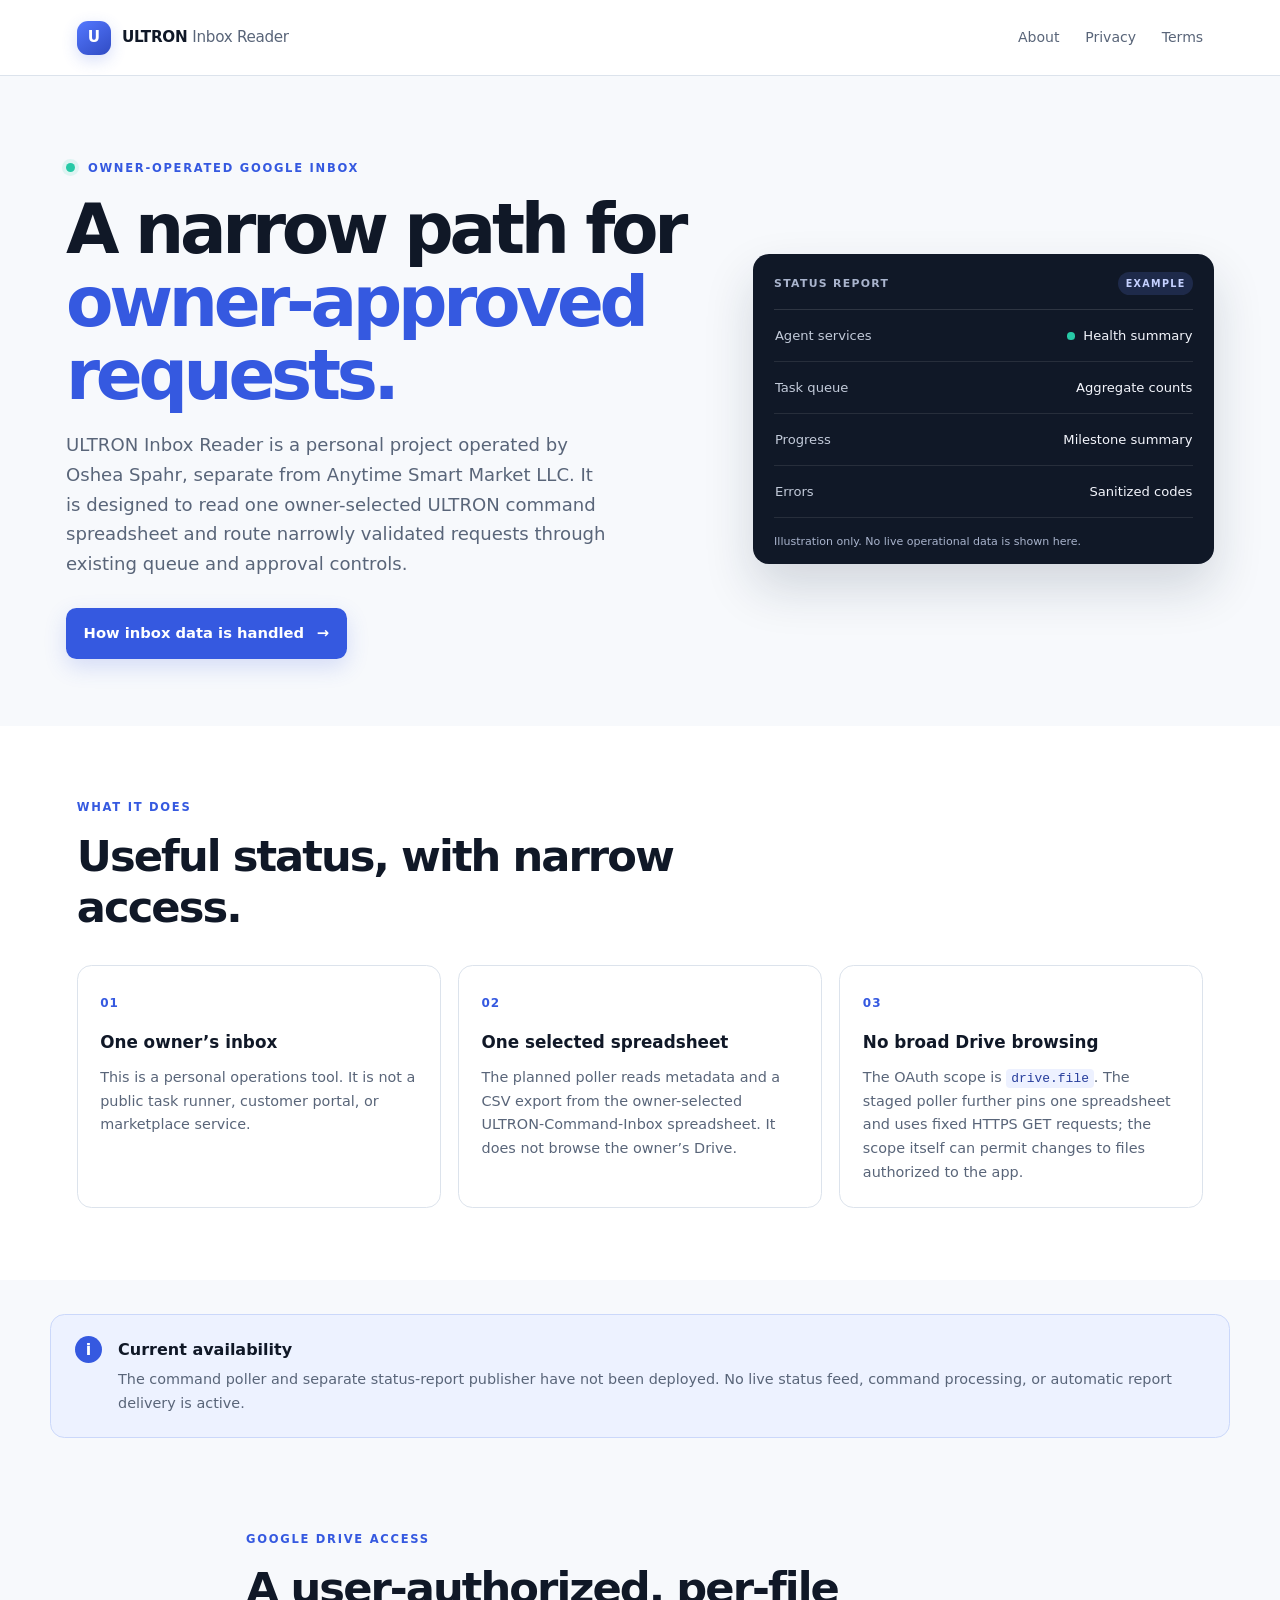
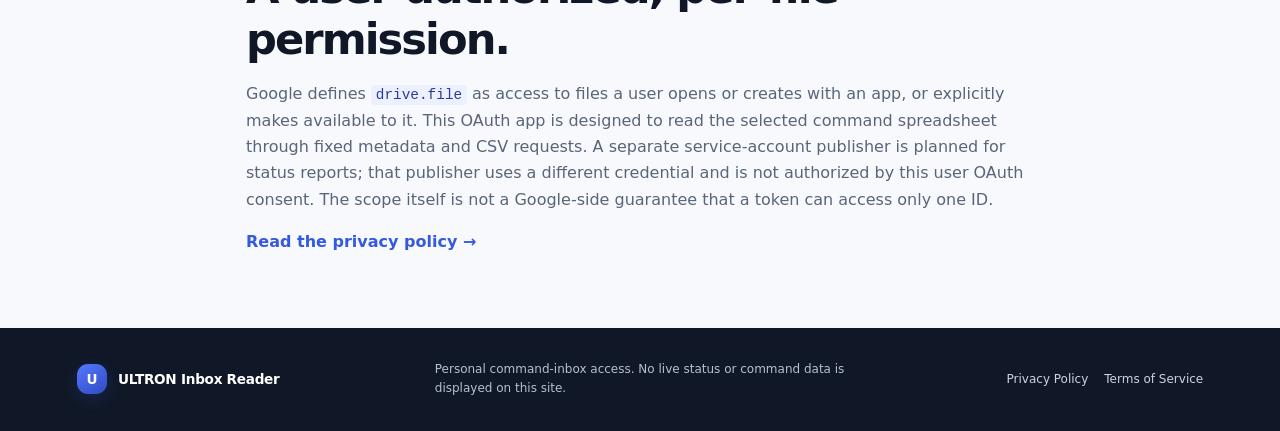
<file: index.html>
<!doctype html>
<html lang="en">
<head>
  <meta charset="utf-8">
  <meta name="viewport" content="width=device-width, initial-scale=1">
  <meta name="description" content="Owner-only command inbox access for ULTRON operations.">
  <meta name="theme-color" content="#101827">
  <title>ULTRON Inbox Reader — ULTRON Command Center</title>
  <link rel="stylesheet" href="assets/site.css">
</head>
<body>
  <a class="skip-link" href="#main">Skip to content</a>
  <header class="site-header">
    <a class="wordmark" href="./" aria-label="ULTRON Inbox Reader home">
      <span class="mark" aria-hidden="true">U</span>
      <span>ULTRON <span class="wordmark-light">Inbox Reader</span></span>
    </a>
    <nav aria-label="Main navigation">
      <a href="#about">About</a>
      <a href="privacy.html">Privacy</a>
      <a href="terms.html">Terms</a>
    </nav>
  </header>

  <main id="main">
    <section class="hero" aria-labelledby="hero-title">
      <div class="hero-copy">
        <p class="eyebrow"><span class="status-dot" aria-hidden="true"></span> OWNER-OPERATED GOOGLE INBOX</p>
        <h1 id="hero-title">A narrow path for<br><span>owner-approved requests.</span></h1>
        <p class="lede">ULTRON Inbox Reader is a personal project operated by Oshea Spahr, separate from Anytime Smart Market LLC. It is designed to read one owner-selected ULTRON command spreadsheet and route narrowly validated requests through existing queue and approval controls.</p>
        <a class="button" href="privacy.html">How inbox data is handled <span aria-hidden="true">→</span></a>
      </div>
      <div class="hero-card" aria-label="Example report fields; illustrative only">
        <div class="card-top"><span>STATUS REPORT</span><span class="pill">EXAMPLE</span></div>
        <div class="report-row"><span>Agent services</span><span class="report-value"><i class="mini-dot" aria-hidden="true"></i> Health summary</span></div>
        <div class="report-row"><span>Task queue</span><span class="report-value">Aggregate counts</span></div>
        <div class="report-row"><span>Progress</span><span class="report-value">Milestone summary</span></div>
        <div class="report-row"><span>Errors</span><span class="report-value">Sanitized codes</span></div>
        <p class="card-foot">Illustration only. No live operational data is shown here.</p>
      </div>
    </section>

    <section class="content-section" id="about" aria-labelledby="about-title">
      <div class="section-heading">
        <p class="eyebrow">WHAT IT DOES</p>
        <h2 id="about-title">Useful status, with narrow access.</h2>
      </div>
      <div class="feature-grid">
        <article class="feature">
          <span class="feature-number">01</span>
          <h3>One owner’s inbox</h3>
          <p>This is a personal operations tool. It is not a public task runner, customer portal, or marketplace service.</p>
        </article>
        <article class="feature">
          <span class="feature-number">02</span>
          <h3>One selected spreadsheet</h3>
          <p>The planned poller reads metadata and a CSV export from the owner-selected ULTRON-Command-Inbox spreadsheet. It does not browse the owner’s Drive.</p>
        </article>
        <article class="feature">
          <span class="feature-number">03</span>
          <h3>No broad Drive browsing</h3>
          <p>The OAuth scope is <code>drive.file</code>. The staged poller further pins one spreadsheet and uses fixed HTTPS GET requests; the scope itself can permit changes to files authorized to the app.</p>
        </article>
      </div>
    </section>

    <section class="notice-section" aria-labelledby="availability-title">
      <div class="notice-mark" aria-hidden="true">i</div>
      <div>
        <h2 id="availability-title">Current availability</h2>
        <p>The command poller and separate status-report publisher have not been deployed. No live status feed, command processing, or automatic report delivery is active.</p>
      </div>
    </section>

    <section class="scope-section" aria-labelledby="scope-title">
      <p class="eyebrow">GOOGLE DRIVE ACCESS</p>
      <h2 id="scope-title">A user-authorized, per-file permission.</h2>
      <p>Google defines <code>drive.file</code> as access to files a user opens or creates with an app, or explicitly makes available to it. This OAuth app is designed to read the selected command spreadsheet through fixed metadata and CSV requests. A separate service-account publisher is planned for status reports; that publisher uses a different credential and is not authorized by this user OAuth consent. The scope itself is not a Google-side guarantee that a token can access only one ID.</p>
      <a class="text-link" href="privacy.html">Read the privacy policy <span aria-hidden="true">→</span></a>
    </section>
  </main>

  <footer class="site-footer">
    <a class="wordmark footer-wordmark" href="./"><span class="mark" aria-hidden="true">U</span><span>ULTRON Inbox Reader</span></a>
    <p>Personal command-inbox access. No live status or command data is displayed on this site.</p>
    <nav aria-label="Legal">
      <a href="privacy.html">Privacy Policy</a>
      <a href="terms.html">Terms of Service</a>
    </nav>
  </footer>
</body>
</html>
</file>
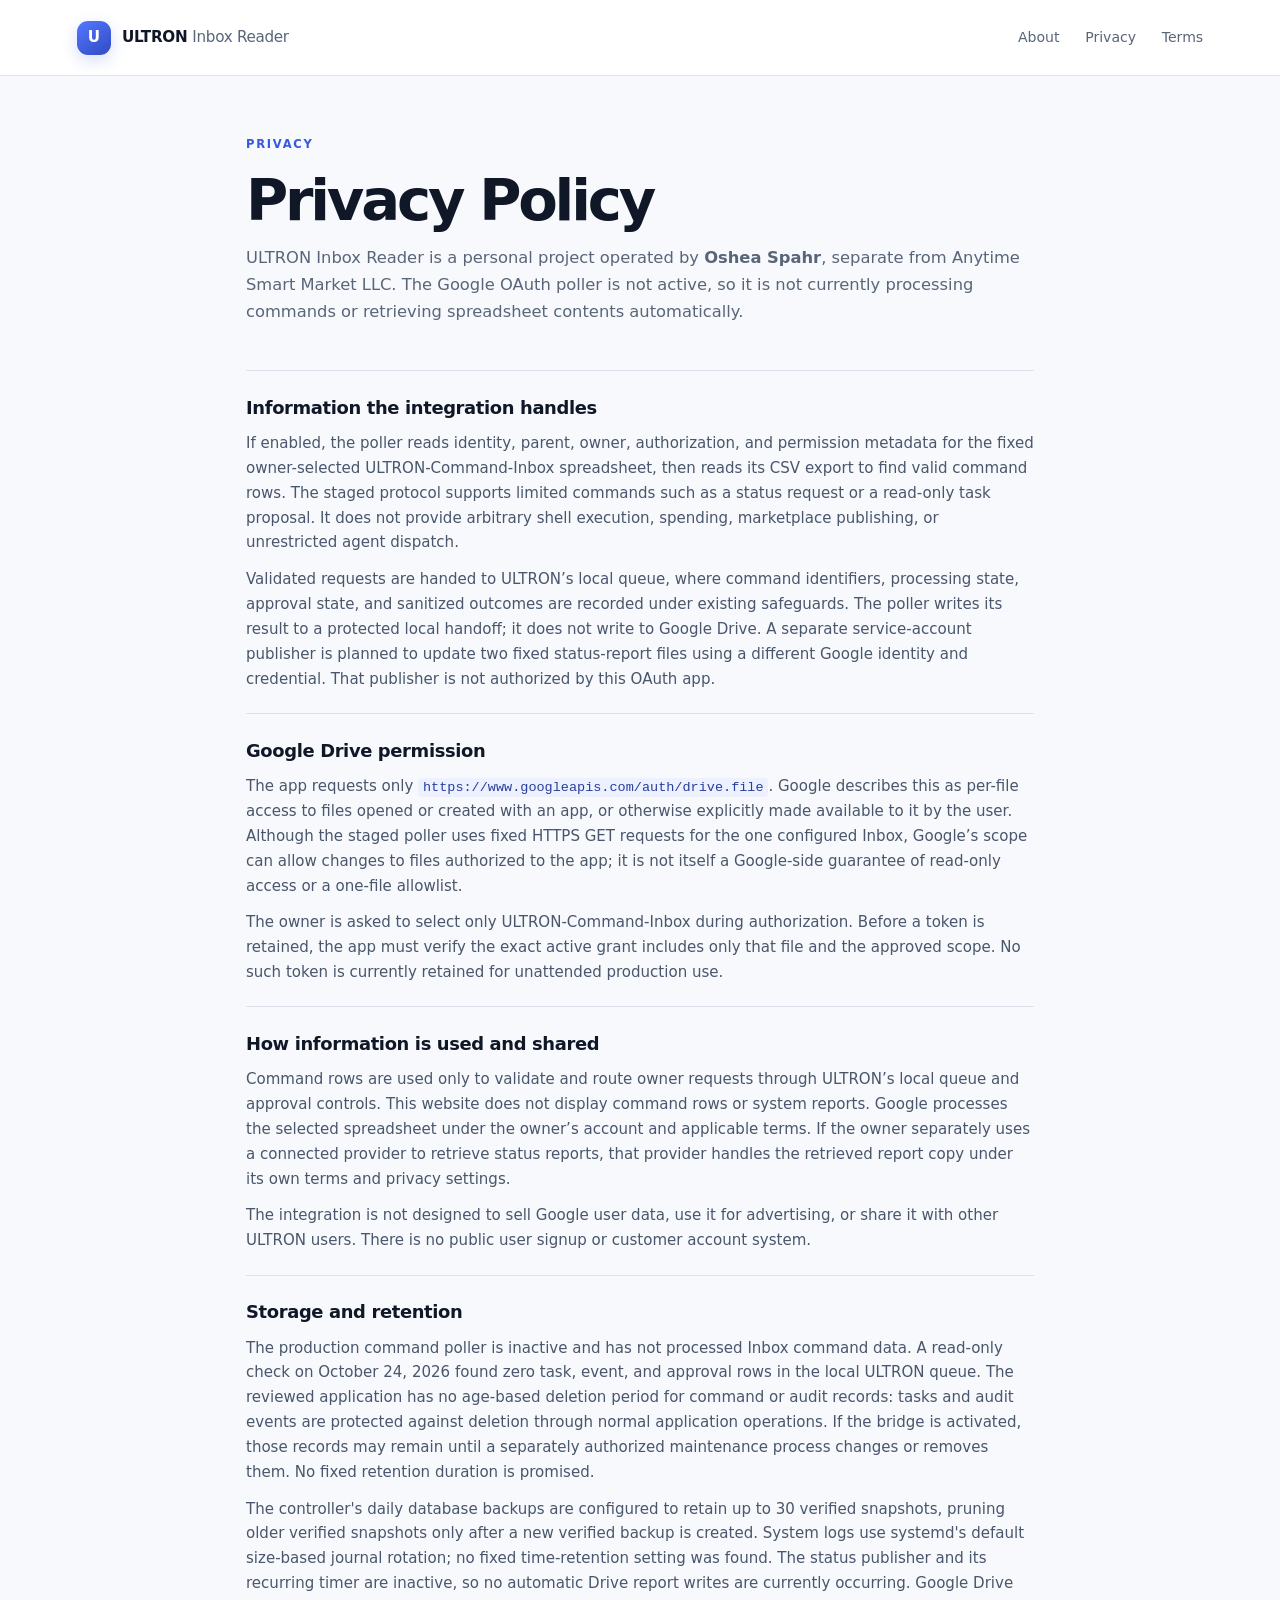
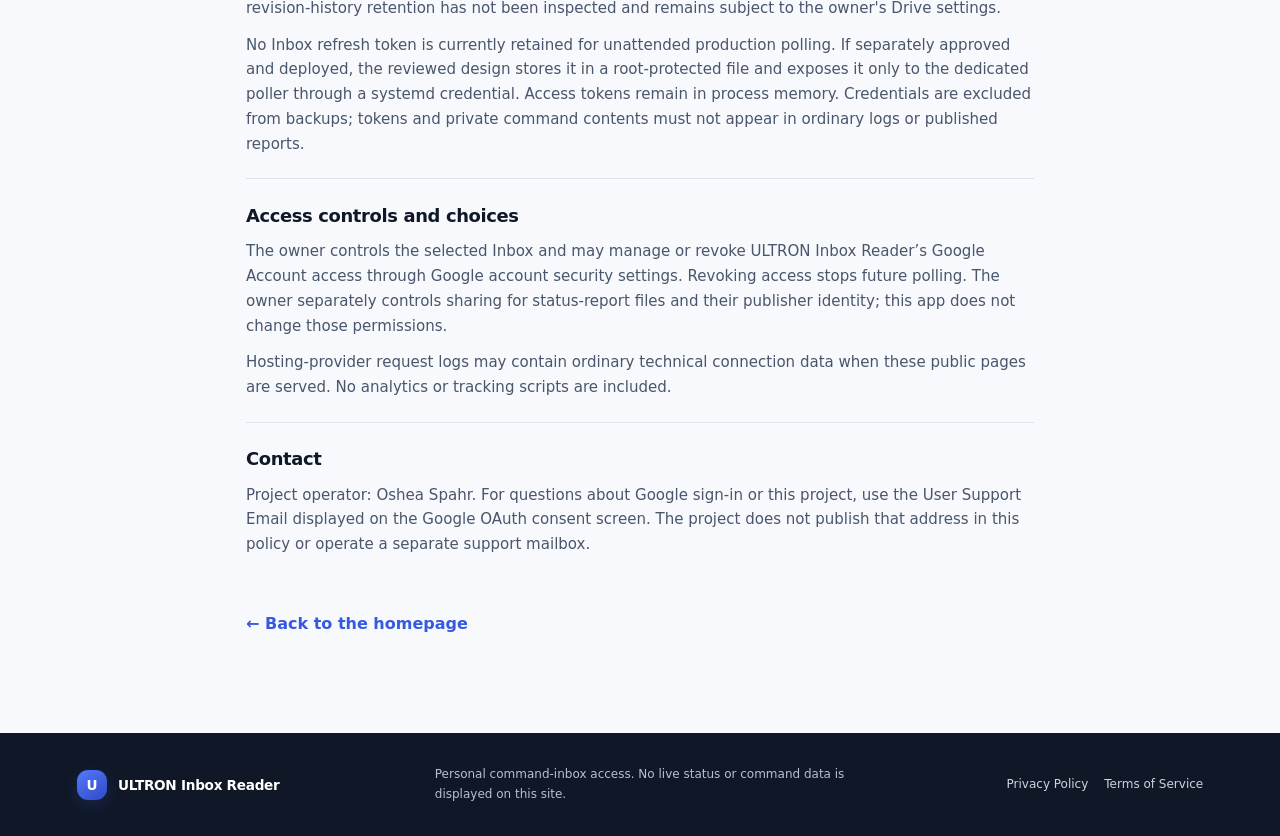
<file: privacy.html>
<!doctype html>
<html lang="en">
<head>
  <meta charset="utf-8">
  <meta name="viewport" content="width=device-width, initial-scale=1">
  <meta name="description" content="How the personal ULTRON Inbox Reader project is designed to handle its owner-selected Google Drive command inbox.">
  <meta name="theme-color" content="#101827">
  <title>Privacy Policy — ULTRON Inbox Reader</title>
  <link rel="stylesheet" href="assets/site.css">
</head>
<body>
  <a class="skip-link" href="#main">Skip to content</a>
  <header class="site-header">
    <a class="wordmark" href="./" aria-label="ULTRON Inbox Reader home"><span class="mark" aria-hidden="true">U</span><span>ULTRON <span class="wordmark-light">Inbox Reader</span></span></a>
    <nav aria-label="Main navigation"><a href="index.html#about">About</a><a href="privacy.html" aria-current="page">Privacy</a><a href="terms.html">Terms</a></nav>
  </header>
  <main id="main" class="legal-main">
    <p class="eyebrow">PRIVACY</p>
    <h1>Privacy Policy</h1>
    <p class="legal-intro">ULTRON Inbox Reader is a personal project operated by <strong>Oshea Spahr</strong>, separate from Anytime Smart Market LLC. The Google OAuth poller is not active, so it is not currently processing commands or retrieving spreadsheet contents automatically.</p>

    <section class="legal-section">
      <h2>Information the integration handles</h2>
      <p>If enabled, the poller reads identity, parent, owner, authorization, and permission metadata for the fixed owner-selected ULTRON-Command-Inbox spreadsheet, then reads its CSV export to find valid command rows. The staged protocol supports limited commands such as a status request or a read-only task proposal. It does not provide arbitrary shell execution, spending, marketplace publishing, or unrestricted agent dispatch.</p>
      <p>Validated requests are handed to ULTRON’s local queue, where command identifiers, processing state, approval state, and sanitized outcomes are recorded under existing safeguards. The poller writes its result to a protected local handoff; it does not write to Google Drive. A separate service-account publisher is planned to update two fixed status-report files using a different Google identity and credential. That publisher is not authorized by this OAuth app.</p>
    </section>

    <section class="legal-section">
      <h2>Google Drive permission</h2>
      <p>The app requests only <code>https://www.googleapis.com/auth/drive.file</code>. Google describes this as per-file access to files opened or created with an app, or otherwise explicitly made available to it by the user. Although the staged poller uses fixed HTTPS GET requests for the one configured Inbox, Google’s scope can allow changes to files authorized to the app; it is not itself a Google-side guarantee of read-only access or a one-file allowlist.</p>
      <p>The owner is asked to select only ULTRON-Command-Inbox during authorization. Before a token is retained, the app must verify the exact active grant includes only that file and the approved scope. No such token is currently retained for unattended production use.</p>
    </section>

    <section class="legal-section">
      <h2>How information is used and shared</h2>
      <p>Command rows are used only to validate and route owner requests through ULTRON’s local queue and approval controls. This website does not display command rows or system reports. Google processes the selected spreadsheet under the owner’s account and applicable terms. If the owner separately uses a connected provider to retrieve status reports, that provider handles the retrieved report copy under its own terms and privacy settings.</p>
      <p>The integration is not designed to sell Google user data, use it for advertising, or share it with other ULTRON users. There is no public user signup or customer account system.</p>
    </section>

    <section class="legal-section">
      <h2>Storage and retention</h2>
      <p>The production command poller is inactive and has not processed Inbox command data. A read-only check on October 24, 2026 found zero task, event, and approval rows in the local ULTRON queue. The reviewed application has no age-based deletion period for command or audit records: tasks and audit events are protected against deletion through normal application operations. If the bridge is activated, those records may remain until a separately authorized maintenance process changes or removes them. No fixed retention duration is promised.</p>
      <p>The controller's daily database backups are configured to retain up to 30 verified snapshots, pruning older verified snapshots only after a new verified backup is created. System logs use systemd's default size-based journal rotation; no fixed time-retention setting was found. The status publisher and its recurring timer are inactive, so no automatic Drive report writes are currently occurring. Google Drive revision-history retention has not been inspected and remains subject to the owner's Drive settings.</p>
      <p>No Inbox refresh token is currently retained for unattended production polling. If separately approved and deployed, the reviewed design stores it in a root-protected file and exposes it only to the dedicated poller through a systemd credential. Access tokens remain in process memory. Credentials are excluded from backups; tokens and private command contents must not appear in ordinary logs or published reports.</p>
    </section>

    <section class="legal-section">
      <h2>Access controls and choices</h2>
      <p>The owner controls the selected Inbox and may manage or revoke ULTRON Inbox Reader’s Google Account access through Google account security settings. Revoking access stops future polling. The owner separately controls sharing for status-report files and their publisher identity; this app does not change those permissions.</p>
      <p>Hosting-provider request logs may contain ordinary technical connection data when these public pages are served. No analytics or tracking scripts are included.</p>
    </section>

    <section class="legal-section">
      <h2>Contact</h2>
      <p>Project operator: Oshea Spahr. For questions about Google sign-in or this project, use the User Support Email displayed on the Google OAuth consent screen. The project does not publish that address in this policy or operate a separate support mailbox.</p>
    </section>
    <p class="back-link"><a class="text-link" href="index.html">← Back to the homepage</a></p>
  </main>
  <footer class="site-footer"><a class="wordmark footer-wordmark" href="./"><span class="mark" aria-hidden="true">U</span><span>ULTRON Inbox Reader</span></a><p>Personal command-inbox access. No live status or command data is displayed on this site.</p><nav aria-label="Legal"><a href="privacy.html" aria-current="page">Privacy Policy</a><a href="terms.html">Terms of Service</a></nav></footer>
</body>
</html>
</file>
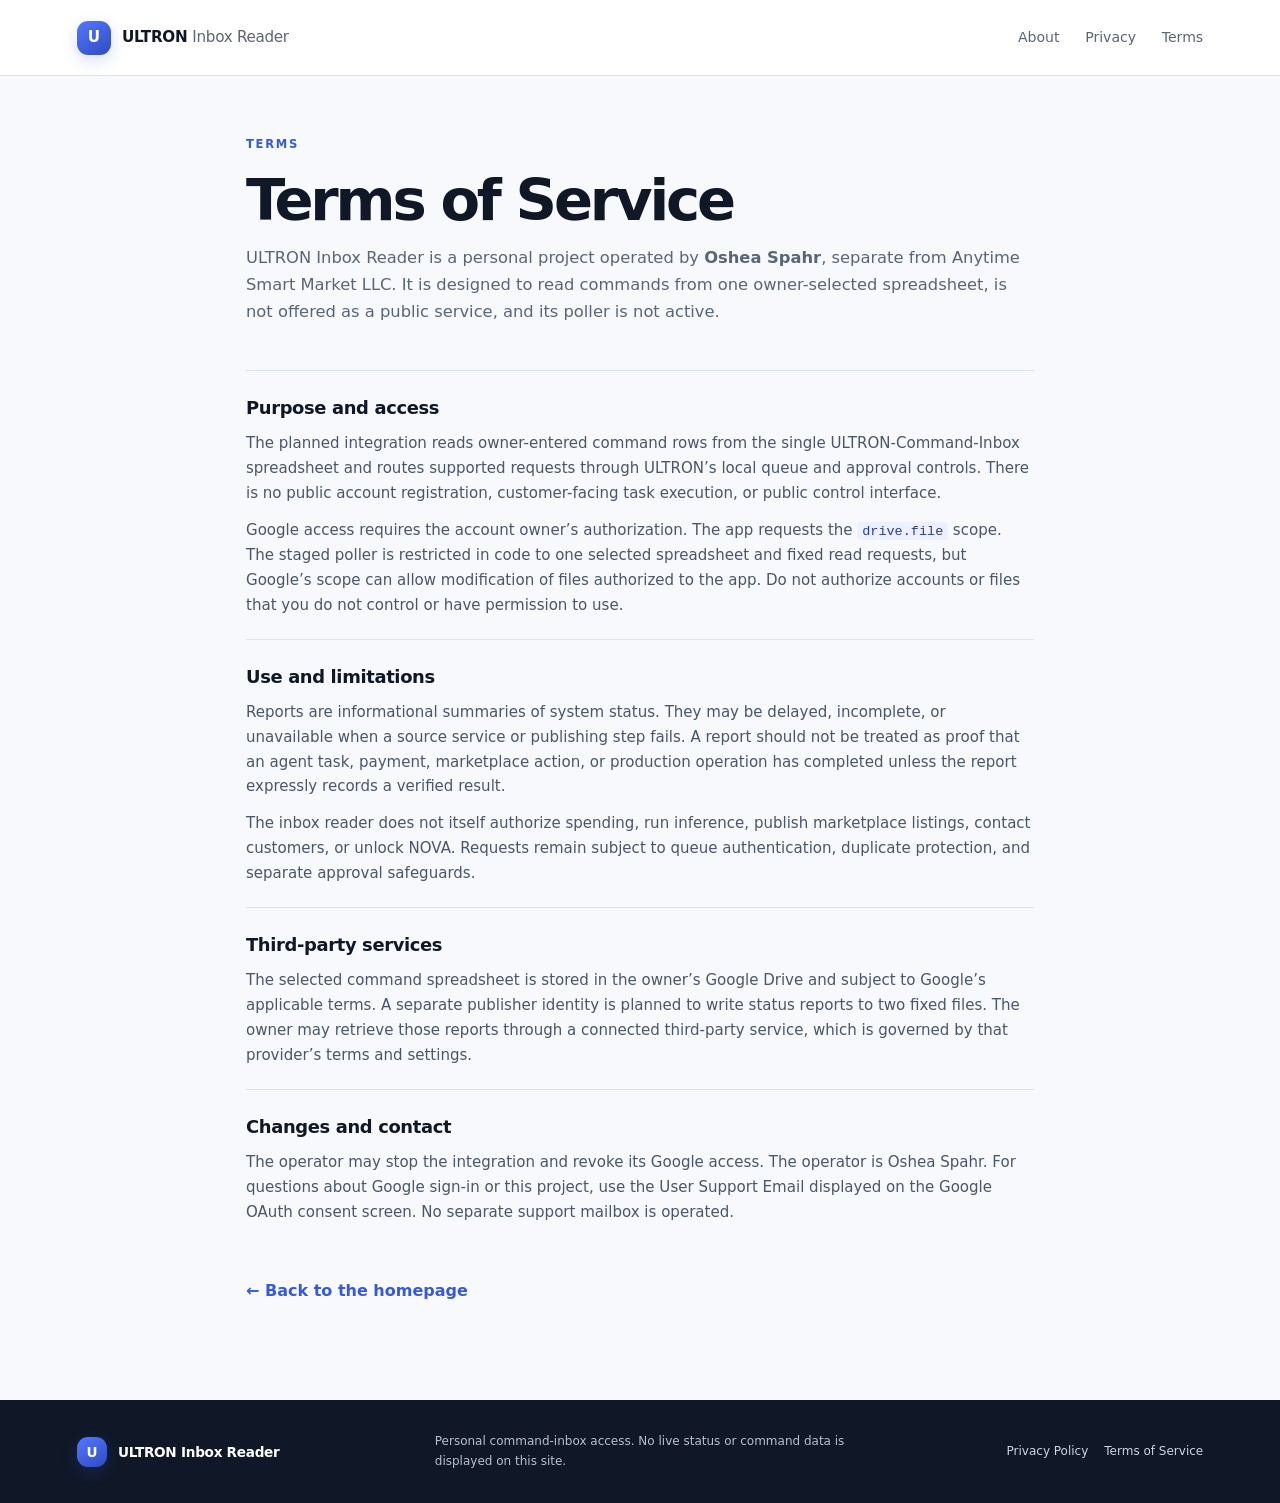
<file: terms.html>
<!doctype html>
<html lang="en">
<head>
  <meta charset="utf-8">
  <meta name="viewport" content="width=device-width, initial-scale=1">
  <meta name="description" content="Terms for the personal ULTRON Inbox Reader command-inbox project.">
  <meta name="theme-color" content="#101827">
  <title>Terms of Service — ULTRON Inbox Reader</title>
  <link rel="stylesheet" href="assets/site.css">
</head>
<body>
  <a class="skip-link" href="#main">Skip to content</a>
  <header class="site-header">
    <a class="wordmark" href="./" aria-label="ULTRON Inbox Reader home"><span class="mark" aria-hidden="true">U</span><span>ULTRON <span class="wordmark-light">Inbox Reader</span></span></a>
    <nav aria-label="Main navigation"><a href="index.html#about">About</a><a href="privacy.html">Privacy</a><a href="terms.html" aria-current="page">Terms</a></nav>
  </header>
  <main id="main" class="legal-main">
    <p class="eyebrow">TERMS</p>
    <h1>Terms of Service</h1>
    <p class="legal-intro">ULTRON Inbox Reader is a personal project operated by <strong>Oshea Spahr</strong>, separate from Anytime Smart Market LLC. It is designed to read commands from one owner-selected spreadsheet, is not offered as a public service, and its poller is not active.</p>

    <section class="legal-section">
      <h2>Purpose and access</h2>
      <p>The planned integration reads owner-entered command rows from the single ULTRON-Command-Inbox spreadsheet and routes supported requests through ULTRON’s local queue and approval controls. There is no public account registration, customer-facing task execution, or public control interface.</p>
      <p>Google access requires the account owner’s authorization. The app requests the <code>drive.file</code> scope. The staged poller is restricted in code to one selected spreadsheet and fixed read requests, but Google’s scope can allow modification of files authorized to the app. Do not authorize accounts or files that you do not control or have permission to use.</p>
    </section>

    <section class="legal-section">
      <h2>Use and limitations</h2>
      <p>Reports are informational summaries of system status. They may be delayed, incomplete, or unavailable when a source service or publishing step fails. A report should not be treated as proof that an agent task, payment, marketplace action, or production operation has completed unless the report expressly records a verified result.</p>
      <p>The inbox reader does not itself authorize spending, run inference, publish marketplace listings, contact customers, or unlock NOVA. Requests remain subject to queue authentication, duplicate protection, and separate approval safeguards.</p>
    </section>

    <section class="legal-section">
      <h2>Third-party services</h2>
      <p>The selected command spreadsheet is stored in the owner’s Google Drive and subject to Google’s applicable terms. A separate publisher identity is planned to write status reports to two fixed files. The owner may retrieve those reports through a connected third-party service, which is governed by that provider’s terms and settings.</p>
    </section>

    <section class="legal-section">
      <h2>Changes and contact</h2>
      <p>The operator may stop the integration and revoke its Google access. The operator is Oshea Spahr. For questions about Google sign-in or this project, use the User Support Email displayed on the Google OAuth consent screen. No separate support mailbox is operated.</p>
    </section>
    <p class="back-link"><a class="text-link" href="index.html">← Back to the homepage</a></p>
  </main>
  <footer class="site-footer"><a class="wordmark footer-wordmark" href="./"><span class="mark" aria-hidden="true">U</span><span>ULTRON Inbox Reader</span></a><p>Personal command-inbox access. No live status or command data is displayed on this site.</p><nav aria-label="Legal"><a href="privacy.html">Privacy Policy</a><a href="terms.html" aria-current="page">Terms of Service</a></nav></footer>
</body>
</html>
</file>
<file: assets/site.css>
:root {
  color-scheme: light;
  --ink: #101827;
  --muted: #596579;
  --line: #dce3ec;
  --paper: #f7f9fc;
  --white: #fff;
  --blue: #3559e0;
  --blue-dark: #2443bc;
  --mint: #27c9a6;
  --soft-blue: #edf2ff;
  font-family: Inter, ui-sans-serif, system-ui, -apple-system, BlinkMacSystemFont, "Segoe UI", sans-serif;
}
* { box-sizing: border-box; }
html { scroll-behavior: smooth; }
body { margin: 0; color: var(--ink); background: var(--paper); line-height: 1.65; }
a { color: inherit; }
.skip-link { position: absolute; left: 1rem; top: -5rem; padding: .65rem 1rem; background: var(--white); border-radius: .5rem; z-index: 5; }
.skip-link:focus { top: 1rem; }
.site-header { height: 76px; padding: 0 max(6vw, calc((100vw - 1180px) / 2)); display: flex; justify-content: space-between; align-items: center; background: var(--white); border-bottom: 1px solid var(--line); }
.wordmark { display: inline-flex; align-items: center; gap: .7rem; text-decoration: none; font-size: .95rem; font-weight: 760; letter-spacing: -.02em; }
.wordmark-light { font-weight: 500; color: var(--muted); }
.mark { display: grid; width: 34px; height: 34px; place-items: center; color: white; border-radius: 11px; background: linear-gradient(145deg, #5478ff, #304bc3); font-weight: 850; box-shadow: 0 5px 16px #3559e033; }
.site-header nav, .site-footer nav { display: flex; align-items: center; gap: 1.6rem; }
.site-header nav a, .site-footer nav a { font-size: .88rem; color: var(--muted); text-decoration: none; }
.site-header nav a:hover, .site-footer nav a:hover { color: var(--blue); }
.hero { max-width: 1180px; min-height: 475px; margin: 0 auto; padding: 5.2rem 1rem 4.2rem; display: grid; grid-template-columns: 1.15fr .85fr; align-items: center; gap: 4rem; }
.eyebrow { margin: 0 0 .9rem; font-size: .72rem; font-weight: 800; letter-spacing: .15em; color: var(--blue); }
.status-dot, .mini-dot { display: inline-block; border-radius: 50%; background: var(--mint); }
.status-dot { width: .56rem; height: .56rem; margin-right: .45rem; vertical-align: .04rem; box-shadow: 0 0 0 4px #27c9a61e; }
h1, h2, h3, p { margin-top: 0; }
.hero h1 { margin-bottom: 1.1rem; font-size: clamp(2.7rem, 5.4vw, 4.65rem); line-height: 1.06; letter-spacing: -.062em; }
.hero h1 span { color: var(--blue); }
.lede { max-width: 545px; margin-bottom: 1.8rem; color: var(--muted); font-size: 1.13rem; }
.button { display: inline-flex; align-items: center; gap: .8rem; padding: .83rem 1.1rem; background: var(--blue); color: white; border-radius: .65rem; text-decoration: none; font-size: .92rem; font-weight: 650; box-shadow: 0 8px 22px #3559e02e; }
.button:hover { background: var(--blue-dark); }
.hero-card { padding: 1.15rem 1.3rem .7rem; background: var(--ink); color: #f1f4ff; border-radius: 1rem; box-shadow: 0 24px 50px #15243c29; }
.card-top { display: flex; justify-content: space-between; align-items: center; padding-bottom: .9rem; border-bottom: 1px solid #ffffff20; color: #a9b4cd; font-size: .68rem; font-weight: 750; letter-spacing: .12em; }
.pill { padding: .2rem .48rem; border-radius: 1rem; color: #c5d1ff; background: #667ff12c; font-size: .6rem; }
.report-row { display: flex; justify-content: space-between; gap: 1rem; padding: .92rem .05rem; border-bottom: 1px solid #ffffff18; color: #c2cad9; font-size: .82rem; }
.report-value { color: #f3f5fc; text-align: right; }
.mini-dot { width: .48rem; height: .48rem; margin-right: .25rem; }
.card-foot { margin: .9rem 0 .1rem; color: #a9b4cd; font-size: .69rem; }
.content-section { padding: 4.5rem max(6vw, calc((100vw - 1180px) / 2)); background: var(--white); }
.section-heading { max-width: 1180px; margin: 0 auto 2rem; }
.section-heading h2, .scope-section h2 { max-width: 650px; margin-bottom: 0; font-size: clamp(1.8rem, 3.5vw, 2.7rem); line-height: 1.18; letter-spacing: -.045em; }
.feature-grid { max-width: 1180px; margin: 0 auto; display: grid; grid-template-columns: repeat(3, 1fr); gap: 1.1rem; }
.feature { padding: 1.4rem; border: 1px solid var(--line); border-radius: .9rem; background: #fff; }
.feature-number { color: var(--blue); font-size: .75rem; font-weight: 800; letter-spacing: .08em; }
.feature h3 { margin: .9rem 0 .55rem; font-size: 1.05rem; }
.feature p { margin: 0; color: var(--muted); font-size: .9rem; }
.notice-section { max-width: 1180px; margin: 2.1rem auto; padding: 1.35rem 1.5rem; display: flex; gap: 1rem; align-items: flex-start; border: 1px solid #cbd8fa; border-radius: .9rem; background: var(--soft-blue); }
.notice-mark { flex: 0 0 27px; height: 27px; display: grid; place-items: center; border-radius: 50%; color: #fff; background: var(--blue); font-weight: 750; }
.notice-section h2 { margin: .05rem 0 .3rem; font-size: 1rem; }
.notice-section p { margin: 0; color: var(--muted); font-size: .9rem; }
.scope-section { max-width: 820px; margin: 0 auto; padding: 3.6rem 1rem 4.5rem; }
.scope-section h2 { margin-bottom: 1rem; }
.scope-section > p:not(.eyebrow) { color: var(--muted); }
code { padding: .11rem .3rem; border-radius: .25rem; color: #273e9c; background: #edf1ff; font-family: ui-monospace, SFMono-Regular, Menlo, monospace; font-size: .9em; }
.text-link { color: var(--blue); font-weight: 700; text-decoration: none; }
.text-link:hover { text-decoration: underline; }
.site-footer { padding: 2rem max(6vw, calc((100vw - 1180px) / 2)); display: grid; grid-template-columns: 1fr 1.2fr 1fr; gap: 1rem; align-items: center; background: #101827; color: white; }
.footer-wordmark { font-size: .85rem; }
.footer-wordmark .mark { width: 30px; height: 30px; }
.site-footer p { margin: 0; color: #b6c0d1; font-size: .75rem; }
.site-footer nav { justify-content: flex-end; gap: 1rem; }
.site-footer nav a { color: #ccd4e1; font-size: .75rem; }
.legal-main { max-width: 820px; min-height: 70vh; margin: 0 auto; padding: 3.7rem 1rem 5rem; }
.legal-main h1 { margin: 0 0 .8rem; font-size: clamp(2.4rem, 5vw, 3.6rem); letter-spacing: -.055em; line-height: 1.1; }
.legal-intro { margin-bottom: 2.8rem; color: var(--muted); font-size: 1.02rem; }
.legal-section { padding: 1.35rem 0; border-top: 1px solid var(--line); }
.legal-section h2 { margin-bottom: .55rem; font-size: 1.12rem; letter-spacing: -.02em; }
.legal-section p { margin-bottom: .75rem; color: #49566b; font-size: .94rem; }
.legal-section p:last-child { margin-bottom: 0; }
.review-note { padding: 1.3rem; border: 1px solid #dce3ec; border-radius: .8rem; background: white; }
.back-link { margin-top: 2rem; }
:focus-visible { outline: 3px solid #f0a23c; outline-offset: 3px; }
@media (max-width: 760px) {
  .site-header { height: auto; min-height: 68px; padding: .8rem 1rem; gap: 1rem; }
  .wordmark { font-size: .82rem; }
  .site-header nav { gap: .8rem; }
  .site-header nav a { font-size: .75rem; }
  .hero { min-height: 0; padding: 3.5rem 1rem; grid-template-columns: 1fr; gap: 2.5rem; }
  .hero-card { max-width: 560px; }
  .content-section { padding: 3.2rem 1rem; }
  .feature-grid { grid-template-columns: 1fr; }
  .notice-section { margin: 1.2rem 1rem; }
  .scope-section { padding: 2.7rem 1rem 3.5rem; }
  .site-footer { padding: 1.7rem 1rem; grid-template-columns: 1fr; }
  .site-footer nav { justify-content: flex-start; }
  .legal-main { padding-top: 2.5rem; }
}
@media (prefers-reduced-motion: reduce) { html { scroll-behavior: auto; } }
</file>
